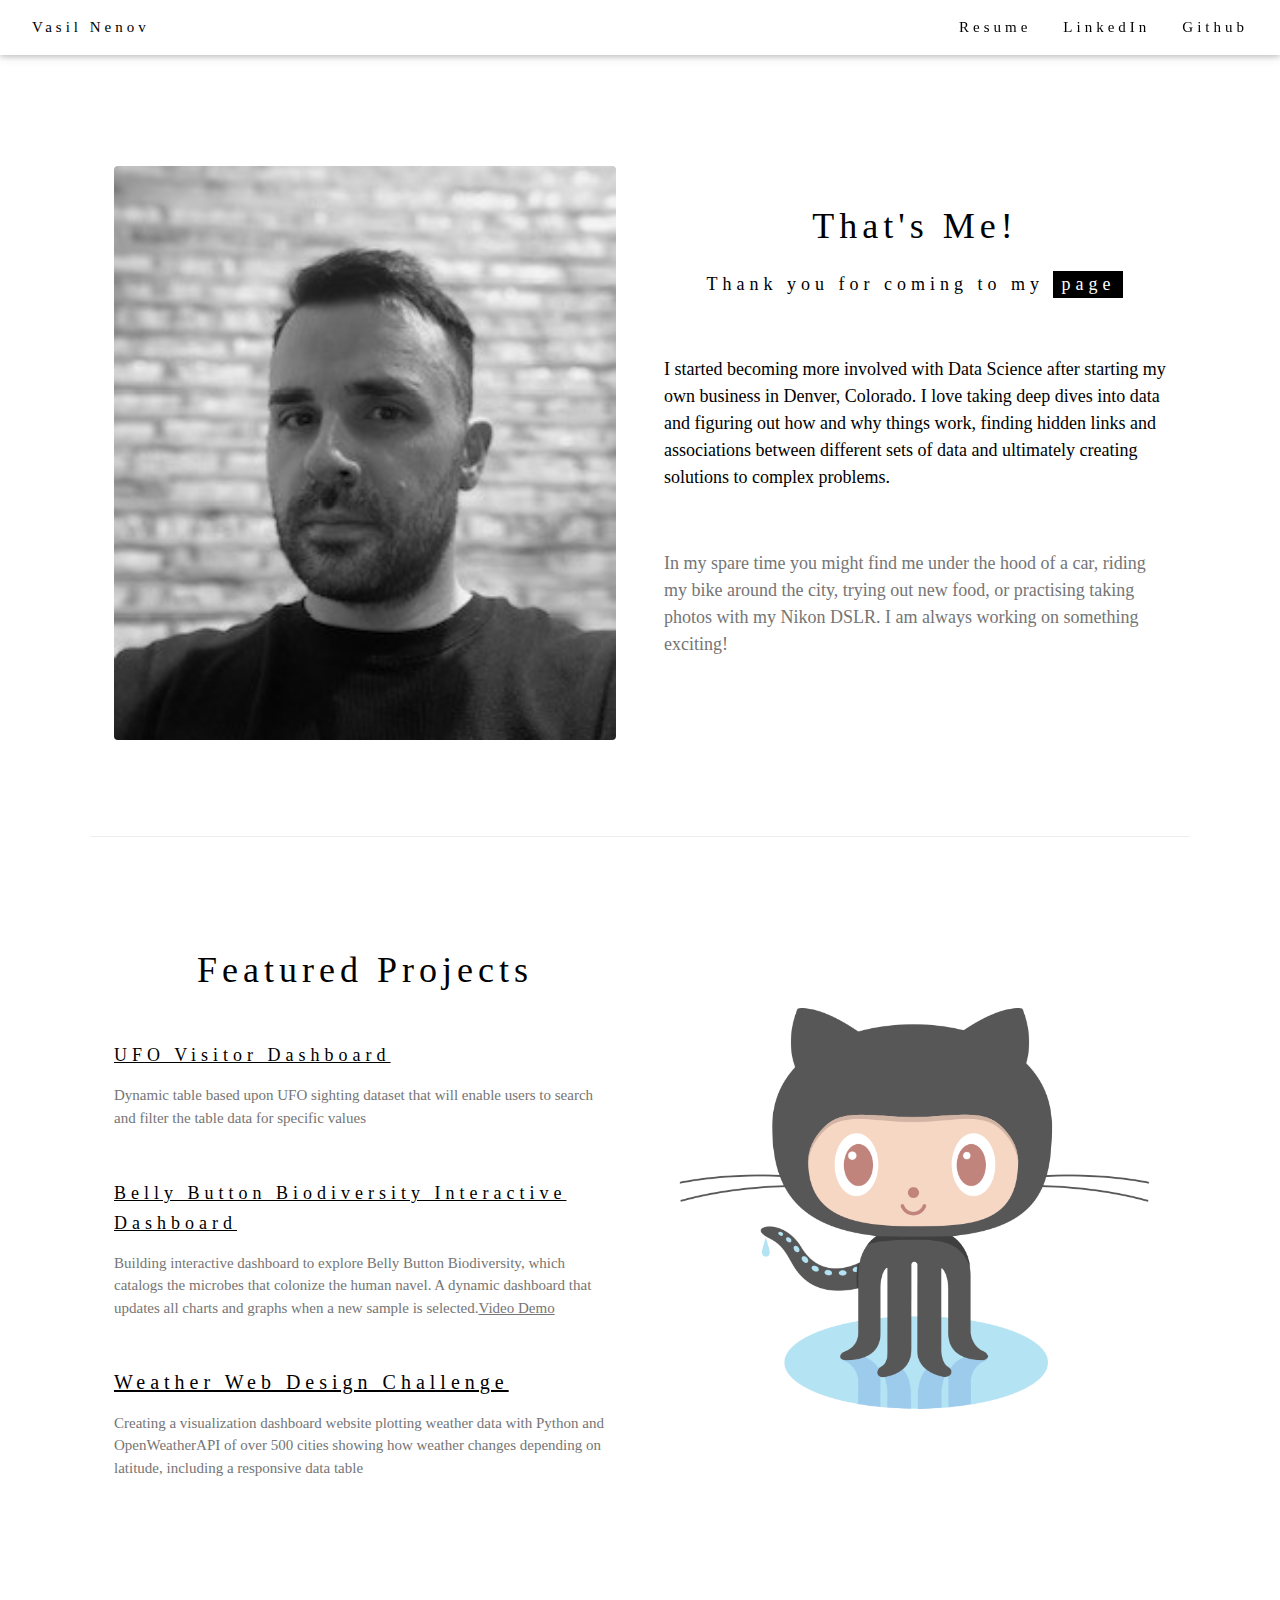
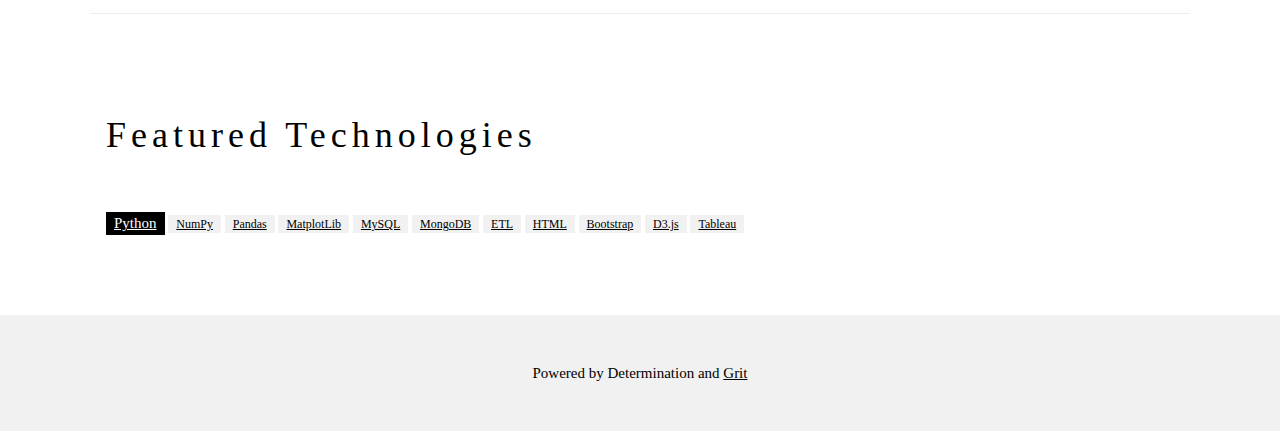
<file: index.html>
<!DOCTYPE html>
<html>
<head>
<title>Vasil Nenov</title>
<link rel="icon" type="image/x-icon" href="./images/V.JPG">
<meta charset="UTF-8">
<meta name="viewport" content="width=device-width, initial-scale=1">
<link rel="stylesheet" href="https://www.w3schools.com/w3css/4/w3.css">
<style>
body {font-family: "Times New Roman", Georgia, Serif;}
h1, h2, h3, h4, h5, h6 {
  font-family: "Playfair Display";
  letter-spacing: 5px;
}
</style>
</head>
<body>

<!-- Navbar (sit on top) -->
<div class="w3-top">
  <div class="w3-bar w3-white w3-padding w3-card" style="letter-spacing:4px;">
    <a href="#home" class="w3-bar-item w3-button">Vasil Nenov</a>
     <!-- Right-sided navbar links. Hide them on small screens -->
    <div class="w3-right w3-hide-small">
      <a href="./images/onlineresume.pdf" class="w3-bar-item w3-button">Resume</a>
      <a href="https://www.linkedin.com/in/vasilnenov/" class="w3-bar-item w3-button">LinkedIn</a>
      <a href="https://github.com/vgnenov" class="w3-bar-item w3-button">Github</a>
    </div>
  </div>
</div>

<!-- Header -->
 <header class="w3-display-container w3-content w3-wide" style="max-width:1600px;min-width:500px" id="home">
  <img class=" =" " alt=" " width="1600" height="800">
  <div class="w3-display-bottomleft w3-padding-large w3-opacity">
    <h1 class="w3-xlarge">Hi! My name is Vasil</h1>
    <p>Thank you for coming to my <span class="w3-tag">page</span></p>
      <h2 
     div>
</header>

<!-- Page content -->
<div class="w3-content" style="max-width:1100px">

  <!-- About Section -->
  <div class="w3-row w3-padding-64" id="about">
    <div class="w3-col m6 w3-padding-large w3-hide-small">
      <br>
      <br>
      <br>
     <img src="./images/aboutme.jpg" class="w3-round w3-image " alt="me" width="600" height="750">
    </div>

    <div class="w3-col m6 w3-padding-large">
      <br>
      <br>
      <br>
      <br>
      <h1 class="w3-center">That's Me!</h1>
      <h5 class="w3-center"><p>Thank you for coming to my <span class="w3-tag">page</span>   </p>  </h5><br>
      <p class="w3-large">I started becoming more involved with Data Science after starting my own business in Denver, Colorado. I love taking deep dives into data and figuring out how and why things work, finding hidden links and associations between different sets of data and ultimately creating solutions to complex problems.</p><br>
      <p class="w3-large w3-text-grey w3-hide-medium">In my spare time you might find me under the hood of a car, riding my bike around the city, trying out new food, or practising taking photos with my Nikon DSLR. I am always working on something exciting! </p>
    </div>
  </div>
  
  <hr>
  
  <!-- Menu Section -->
  <div class="w3-row w3-padding-64" id="Projects">
    <div class="w3-col l6 w3-padding-large">
      <h1 class="w3-center">Featured Projects</h1><br>

      <h4><span class="w3-large"><a href="https://vgnenov.github.io/Javascript-Challenge/" target="_blank">UFO Visitor Dashboard</a></h4>
      <p class="w3-text-grey">Dynamic table based upon UFO sighting dataset that will enable users to search and
        filter the table data for specific values</p><br>
    
      <h4><span class="w3-large"><a href="https://vgnenov.github.io/Belly-Button-Biodiversity/"
        target="_blank">Belly Button Biodiversity Interactive Dashboard</a></h4>
      <p class="w3-text-grey">Building interactive dashboard to explore Belly Button Biodiversity, which catalogs the microbes that
        colonize the human navel.
        A dynamic dashboard that updates all charts and graphs when a new sample is selected.<a href="https://raw.githubusercontent.com/vgnenov/Webpage-Testing-Repo/main/images/BBBio.gif"
        target="_blank">Video Demo</a></p><br>
    
      <h4><a href="https://vgnenov.github.io/Web-Design-Challenge-2/" target="_blank">Weather Web Design Challenge</a></h4>
      <p class="w3-text-grey">Creating a visualization dashboard website plotting weather data with Python and OpenWeatherAPI of
        over 500 cities showing how weather changes depending on latitude, including a responsive data table</p><br>   
    </div>
    
    <div class="w3-col l6 w3-padding-large">
      <br>
      <br>
      <br>
        <img src="./images/Octocat.png" class="w3-round w3-image w3-opacity-min" alt="Projects" style="width:100%">
    </div>
  </div>

  <hr>

  <!-- Contact Section -->
  <div class="w3-container w3-padding-64" id="contact">
    <h1>Featured Technologies</h1><br>
    <p></p>
    <p class="w3-text-blue-grey w3-large"><b></b></p>
    <span class="w3-tag w3-black w3-margin-bottom"><a href="https://www.python.org/"
      target="_blank">Python</a></span>
    <span class="w3-tag w3-light-grey w3-small w3-margin-bottom"><a href="https://numpy.org/"
      target="_blank">NumPy</a></span>
    <span class="w3-tag w3-light-grey w3-small w3-margin-bottom"><a href="https://pandas.pydata.org/"
      target="_blank">Pandas</a></span>
    <span class="w3-tag w3-light-grey w3-small w3-margin-bottom"><a href="https://matplotlib.org/"
      target="_blank">MatplotLib</a></span>
    <span class="w3-tag w3-light-grey w3-small w3-margin-bottom"><a href="https://www.mysql.com/"
      target="_blank">MySQL</a></span>
    <span class="w3-tag w3-light-grey w3-small w3-margin-bottom"><a href="https://www.mongodb.com/"
      target="_blank">MongoDB</a></span>
    <span class="w3-tag w3-light-grey w3-small w3-margin-bottom"><a
      href="https://en.wikipedia.org/wiki/Extract,_transform,_load#:~:text=In%20computing%2C%20extract%2C%20transform%2C,than%20the%20source(s)."
      target="_blank">ETL</a></span>
    <span class="w3-tag w3-light-grey w3-small w3-margin-bottom"><a href="https://html.com/"
      target="_blank">HTML</a></span>
    <span class="w3-tag w3-light-grey w3-small w3-margin-bottom"><a
      href="https://en.wikipedia.org/wiki/Bootstrapping" target="_blank">Bootstrap</a></span>
    <span class="w3-tag w3-light-grey w3-small w3-margin-bottom"><a href="https://d3js.org/"
      target="_blank">D3.js</a></span>
    <span class="w3-tag w3-light-grey w3-small w3-margin-bottom"><a href="https://www.tableau.com/"
      target="_blank">Tableau</a></span>
    <!-- <p>You can also contact us by phone 00553123-2323 or email catering@catering.com, or you can send us a message here:</p> -->
    <!-- <form action="/action_page.php" target="_blank">
      <p><input class="w3-input w3-padding-16" type="text" placeholder="Name" required name="Name"></p>
      <p><input class="w3-input w3-padding-16" type="number" placeholder="How many people" required name="People"></p>
      <p><input class="w3-input w3-padding-16" type="datetime-local" placeholder="Date and time" required name="date" value="2020-11-16T20:00"></p>
      <p><input class="w3-input w3-padding-16" type="text" placeholder="Message \ Special requirements" required name="Message"></p>
      <p><button class="w3-button w3-light-grey w3-section" type="submit">SEND MESSAGE</button></p>
    </form> -->
  </div>
  
<!-- End page content -->
</div>

<!-- Footer -->
<footer class="w3-center w3-light-grey w3-padding-32">
  <p>Powered by Determination and 
    <a href="https://www.ted.com/talks/angela_lee_duckworth_grit_the_power_of_passion_and_perseverance?language=en" 
     target="_blank">Grit</a> </p>
</footer>

</body>
</html>
</file>
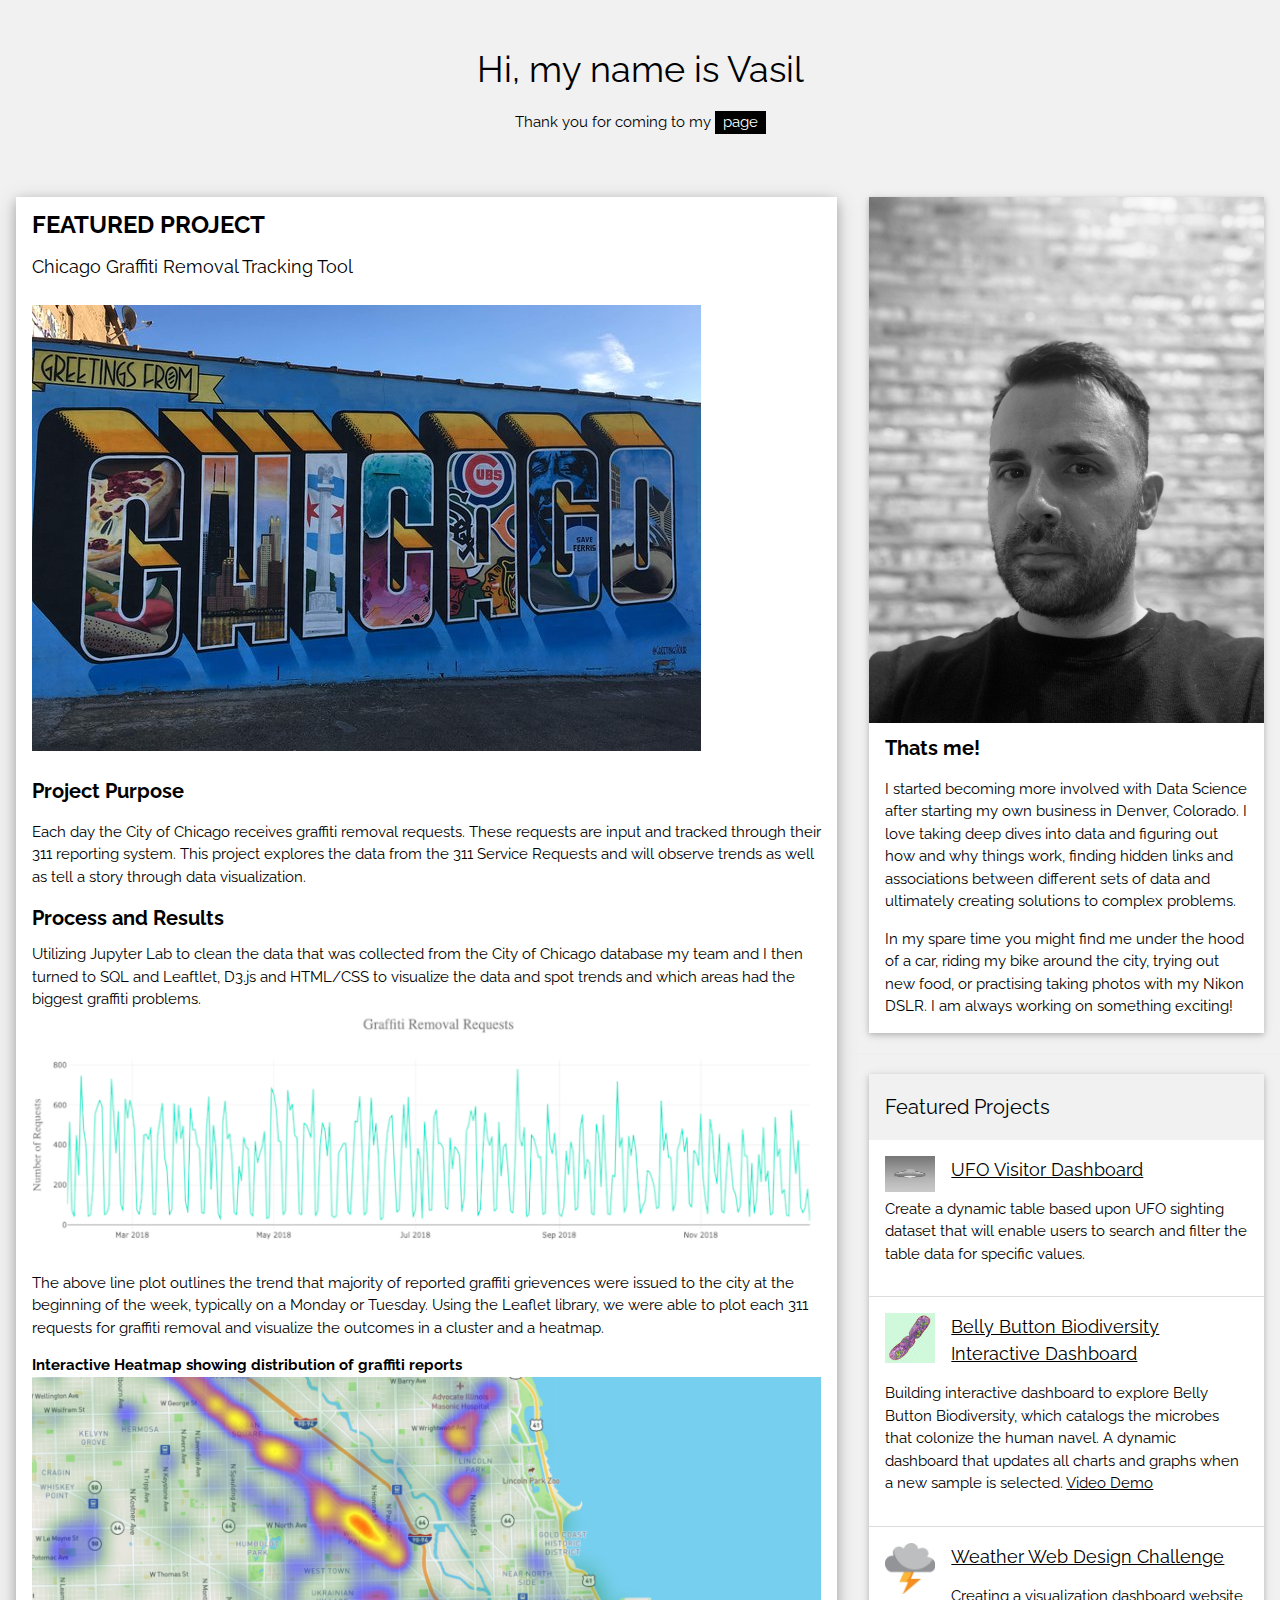
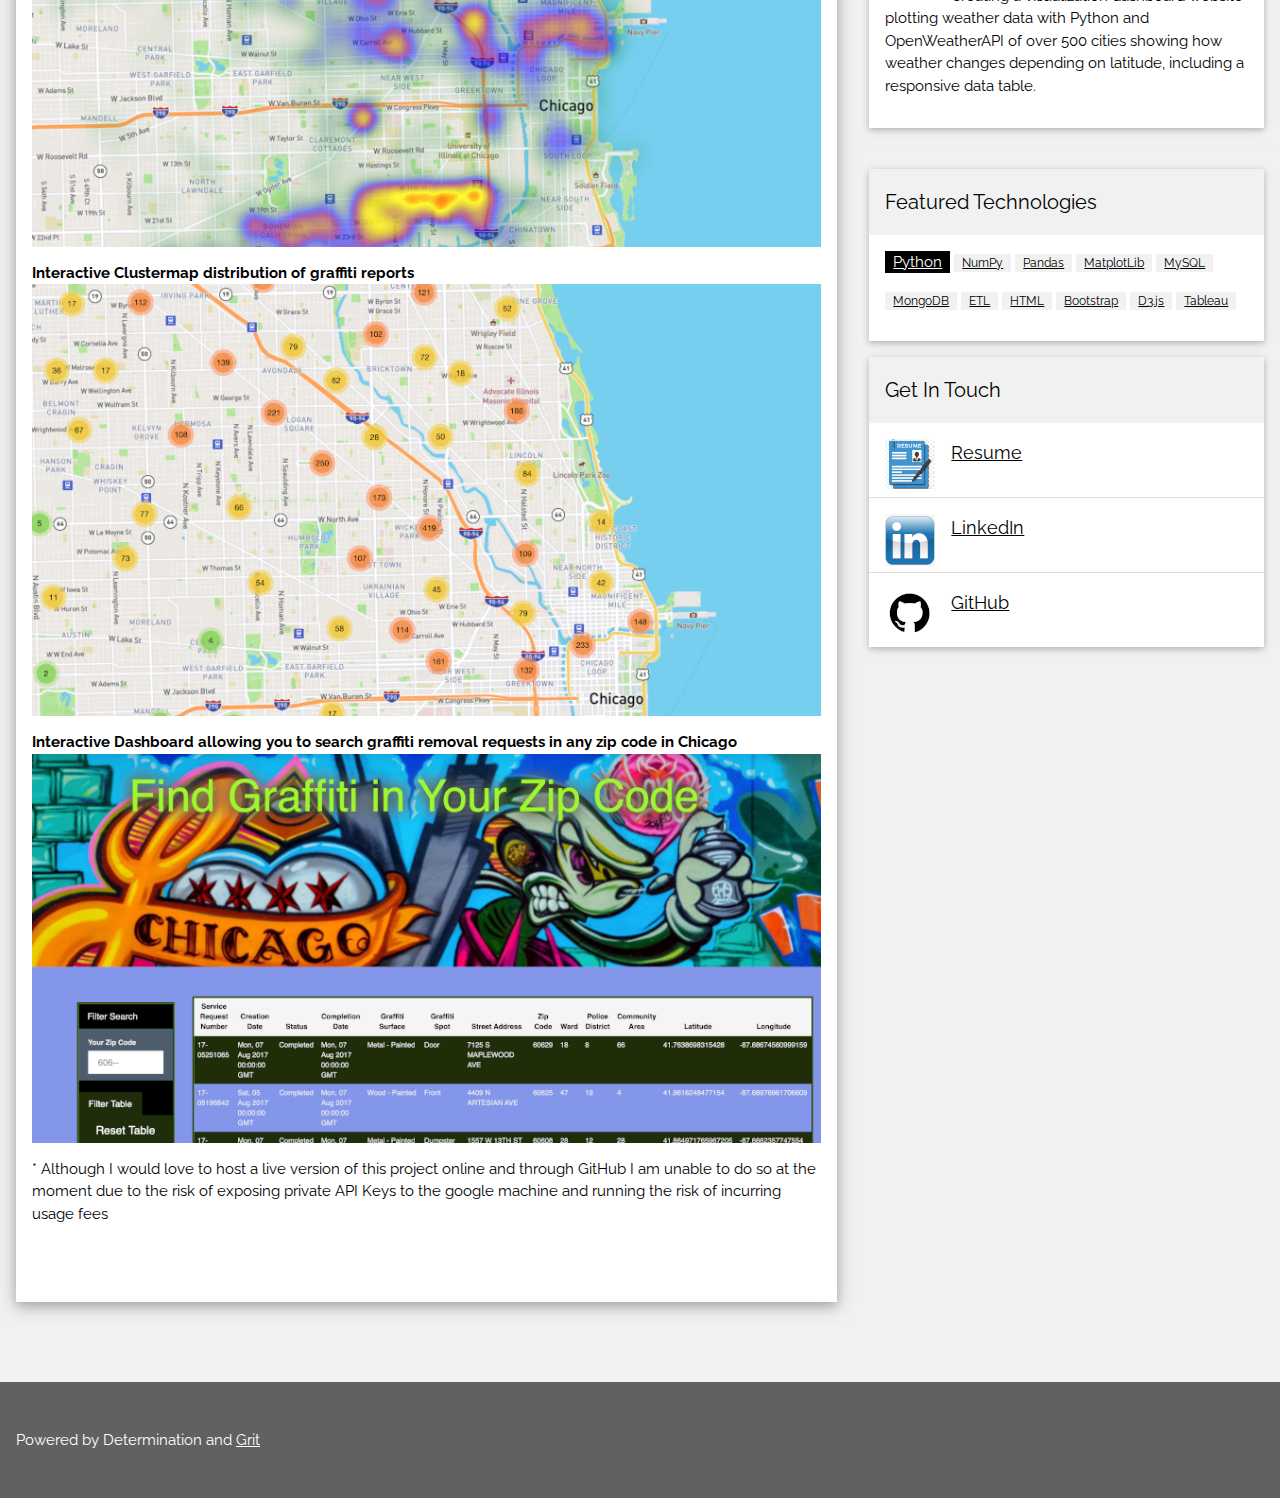
<file: index2.html>
<!DOCTYPE html>
<html>
<title>Vasil Nenov</title>
<meta charset="UTF-8">
<meta name="viewport" content="width=device-width, initial-scale=1.0"> 
<!-- <meta name="viewport" content="width=device-width, initial-scale=1"> -->
<link rel="stylesheet" href="https://www.w3schools.com/w3css/4/w3.css">
<link rel="stylesheet" href="https://fonts.googleapis.com/css?family=Raleway">
<style>
  body,
  h1,
  h2,
  h3,
  h4,
  h5 {
    font-family: "Raleway", sans-serif
  }
</style>

<body class="w3-light-grey">

  <!-- w3-content defines a container for fixed size centered content, 
and is wrapped around the whole page content, except for the footer in this example -->
  <div class="w3-content" style="max-width:1400px">

    <!-- Header -->
    <header class="w3-container w3-center w3-padding-32">
      <h1><b></b>Hi, my name is Vasil</h1>
      <!-- in the space following w3-tag and inbetween >< you can insert a word that will be white on black background-->
      <p>Thank you for coming to my <span class="w3-tag">page</span></p>
    </header>


    <!-- Grid -->
    <div class="w3-row">

      <!-- Blog entries -->
      <div class="w3-col l8 s12">
        <!-- Blog entry -->
        <div class="w3-card-4 w3-margin w3-white">
          <!-- <img src="./images/balloon.jpg" alt="Nature" style="width:100%"> -->
          <div class="w3-container">
            <h3><b>FEATURED PROJECT</b></h3>
            <h5>Chicago Graffiti Removal Tracking Tool
              <!-- <span class="w3-opacity"> Optional Date and Time Input Here</span></h5> -->
          </div>

          <div class="w3-container">
            <p>
              <img src="./images/chicago.jpg" style="max-width:100%;height:auto;">
            </p>

            <div class="w3-row">
              <div class="">
                <!--w3-col m8 s12-->
                <h4><b>Project Purpose</b></h4>
                <p>Each day the City of Chicago receives graffiti removal requests. These requests are input and tracked
                  through their 311 reporting system.
                  This project explores the data from the 311 Service Requests and will observe trends as well as tell a
                  story through data visualization.

                
          
                </p>

                <h4><b>Process and Results</b></h4>
                Utilizing Jupyter Lab to clean the data that was collected from the City of Chicago database my team and
                I then turned to SQL and Leaftlet,
                D3.js and HTML/CSS to visualize the data and spot trends and which areas had the biggest graffiti
                problems.
                <img src="./images/line_plot.png" style="max-width:100%;height:auto;">
                <p>
                The above line plot outlines the trend that majority of reported graffiti grievences were issued to the
                city at the beginning of the week, typically on a Monday or Tuesday.

                Using the Leaflet library, we were able to plot each 311 requests for graffiti removal and visualize the
                outcomes in a cluster and a heatmap.
                </p>

                <p>
                  <b>Interactive Heatmap showing distribution of graffiti reports</b>
                  <img src="./images/heat_map2.png" style="max-width:100%;height:auto;">
                </p>

                <p>
                  <b>Interactive Clustermap distribution of graffiti reports</b>
                  <img src="./images/cluster_map2.png" style="max-width:100%;height:auto;">

                </p>

                <p>
                  <b>Interactive Dashboard allowing you to search graffiti removal requests in any zip code in Chicago
                  </b>
                  <img src="./images/table2.png" style="max-width:100%;height:auto;">
                </p>


                <p>
                <h8>* Although I would love to host a live version of this project online and through GitHub I am unable to do so at the moment
                  due to the risk of exposing private API Keys to the google machine and running the risk of incurring usage fees
                </h8></p>






                <!-- <p><button class="w3-button w3-padding-large w3-white w3-border"><b>READ MORE »</b></button></p> -->


              </div>
              <div class="w3-col m4 w3-hide-small">
                <p><span class="w3-padding-large w3-right"><b></b> <span class="w3-tag"> </span></span></p>
              </div>
            </div>
          </div>
        </div>
        <hr>

        <!-- entry -->
        <!-- <div class="w3-card-4 w3-margin w3-white">
  <img src="/w3images/bridge.jpg" alt="Norway" style="width:100%">
    <div class="w3-container">
      <h3><b>RESUME</b></h3>
      <h5>Title description, <span class="w3-opacity">April 2, 2014</span></h5>
    </div>
    <div class="w3-container">
      <p>Mauris neque quam, fermentum ut nisl vitae, convallis maximus nisl. Sed mattis nunc id lorem euismod placerat. Vivamus porttitor magna enim, ac accumsan tortor cursus at. Phasellus sed ultricies mi non congue ullam corper. Praesent tincidunt sed
        tellus ut rutrum. Sed vitae justo condimentum, porta lectus vitae, ultricies congue gravida diam non fringilla.</p>
      <div class="w3-row">
        <div class="w3-col m8 s12">
          <p><button class="w3-button w3-padding-large w3-white w3-border"><b>READ MORE »</b></button></p>
        </div>
        <div class="w3-col m4 w3-hide-small">
          <p><span class="w3-padding-large w3-right"><b>Comments  </b> <span class="w3-badge">2</span></span></p>
        </div>
      </div>
    </div>
  </div> -->

       
        <!-- END BLOG ENTRIES -->
      </div>

      <!-- Introduction menu -->
      <div class="w3-col l4">
        <!-- About Card -->
        <div class="w3-card w3-margin w3-margin-top">
          <img src="./images/aboutme2.jpg" style="max-width:100%;height:auto;">
          <div class="w3-container w3-white">
            <h4><b>Thats me!</b></h4>
          <!-- <p>I am an aspiring Data Analyst with a focus on Database Management, Business Intelligence and Strategy.</p> -->

            <p>I started becoming more involved with Data Science after starting my own business in Denver, Colorado.
              I love taking deep dives into data and figuring out how and why things work, finding hidden links and
              associations
              between different sets of data and ultimately creating solutions to complex problems.</p>
            <p>In my spare time you might find me under the hood of a car, riding my bike around the city, trying out new food, or practising taking photos with my 
              Nikon DSLR.  I am always working on something exciting!
            </p>
          </div>
        </div>
        <hr>

        <!-- Posts -->
        <div class="w3-card w3-margin">
          <div class="w3-container w3-padding">
            <h4>Featured Projects</h4>
          </div>
          <ul class="w3-ul w3-hoverable w3-white">

            <li class="w3-padding-16">
              <img src="./images/ufo.jpg"  alt="Image" class="w3-left w3-margin-right" style="width:50px">
              <span class="w3-large"><a href="https://vgnenov.github.io/Javascript-Challenge/" target="_blank">UFO
                  Visitor Dashboard</a></span><br>
              <span>
                <p>
                  Create a dynamic table based upon UFO sighting dataset that will enable users to search and
                  filter the table data for specific values.
                </p>
              </span>
            </li>

            <li class="w3-padding-16">
              <img src="./images/bacteria.jpg" alt="Image" class="w3-left w3-margin-right" style="width:50px">
              <span class="w3-large"><a href="https://vgnenov.github.io/Belly-Button-Biodiversity/"
                  target="_blank">Belly Button Biodiversity Interactive Dashboard</a></span><br>
              <span>
                <p>
                  Building interactive dashboard to explore Belly Button Biodiversity, which catalogs the microbes that
                  colonize the human navel.
                  A dynamic dashboard that updates all charts and graphs when a new sample is selected.
                  <a href="https://raw.githubusercontent.com/vgnenov/Webpage-Testing-Repo/main/images/BBBio.gif"
                    target="_blank">Video Demo</a>
                </p>
              </span>
            </li>

            <li class="w3-padding-16">
              <img src="./images/cloud.jpg" alt="Image" class="w3-left w3-margin-right" style="width:50px">
              <span class="w3-large"><a href="https://vgnenov.github.io/Web-Design-Challenge-2/" target="_blank">Weather
                  Web Design Challenge</a></span><br>
              <span>

                <p>Creating a visualization dashboard website plotting weather data with Python and OpenWeatherAPI of
                  over 500 cities showing how
                  weather changes depending on latitude, including a responsive data table.
                </p>

              </span>
            </li>

          </ul>
        </div>
        <hr>

        <!-- Labels / tags -->
        <div class="w3-card w3-margin">
          <div class="w3-container w3-padding">
            <h4>Featured Technologies</h4>
          </div>
          <div class="w3-container w3-white">
            <p>
              <span class="w3-tag w3-black w3-margin-bottom"><a href="https://www.python.org/"
                  target="_blank">Python</a></span>
              <span class="w3-tag w3-light-grey w3-small w3-margin-bottom"><a href="https://numpy.org/"
                  target="_blank">NumPy</a></span>
              <span class="w3-tag w3-light-grey w3-small w3-margin-bottom"><a href="https://pandas.pydata.org/"
                  target="_blank">Pandas</a></span>
              <span class="w3-tag w3-light-grey w3-small w3-margin-bottom"><a href="https://matplotlib.org/"
                  target="_blank">MatplotLib</a></span>
              <span class="w3-tag w3-light-grey w3-small w3-margin-bottom"><a href="https://www.mysql.com/"
                  target="_blank">MySQL</a></span>
              <span class="w3-tag w3-light-grey w3-small w3-margin-bottom"><a href="https://www.mongodb.com/"
                  target="_blank">MongoDB</a></span>
              <span class="w3-tag w3-light-grey w3-small w3-margin-bottom"><a
                  href="https://en.wikipedia.org/wiki/Extract,_transform,_load#:~:text=In%20computing%2C%20extract%2C%20transform%2C,than%20the%20source(s)."
                  target="_blank">ETL</a></span>
              <span class="w3-tag w3-light-grey w3-small w3-margin-bottom"><a href="https://html.com/"
                  target="_blank">HTML</a></span>
              <span class="w3-tag w3-light-grey w3-small w3-margin-bottom"><a
                  href="https://en.wikipedia.org/wiki/Bootstrapping" target="_blank">Bootstrap</a></span>
              <span class="w3-tag w3-light-grey w3-small w3-margin-bottom"><a href="https://d3js.org/"
                  target="_blank">D3.js</a></span>
              <span class="w3-tag w3-light-grey w3-small w3-margin-bottom"><a href="https://www.tableau.com/"
                  target="_blank">Tableau</a></span>

            </p>
          </div>

        </div>

        <div class="w3-card w3-margin">
          <div class="w3-container w3-padding">
            <h4>Get In Touch</h4>
          </div>
          <ul class="w3-ul w3-hoverable w3-white">

            <li class="w3-padding-16">
              <img src="./images/resthumb2.png" alt="Image" class="w3-left w3-margin-right" style="width:50px">
              <span class="w3-large"><a href="./images/onlineresume.pdf" target="_blank">Resume</a></span><br>
              <span>
                <p>
                  
                </p>
              </span>
            </li>

            <li class="w3-padding-16">
              <img src="./images/linkedin2.png" alt="Image" class="w3-left w3-margin-right" style="width:50px">
              <span class="w3-large"><a href="https://www.linkedin.com/in/vasilnenov/"
                  target="_blank">LinkedIn</a></span><br>
              <span>
                <p>
                 
                </p>
              </span>
            </li>

            <li class="w3-padding-16">
              <img src="./images/git2.png" alt="Image" class="w3-left w3-margin-right" style="width:50px">
              <span class="w3-large"><a href="https://github.com/vgnenov" target="_blank">GitHub</a></span><br>
              <span>

                <p>
                </p>

              </span>
            </li>

          </ul>
        </div>





        <!-- END Introduction Menu -->
      </div>

      <!-- END GRID -->
    </div><br>

    <!-- END w3-content -->
  </div>

  <!-- Footer -->
  <footer class="w3-container w3-dark-grey w3-padding-32 w3-margin-top">

    <!-- The below is code for "Previous" and "Next" buttons - could be useful in clicking through an About Me, Featured Projects etc
    pages if they were to be set up in the future
  <button class="w3-button w3-black w3-disabled w3-padding-large w3-margin-bottom">Previous</button>
  <button class="w3-button w3-black w3-padding-large w3-margin-bottom">Next »</button> -->

    <p>Powered by Determination and 
      <a href="https://www.ted.com/talks/angela_lee_duckworth_grit_the_power_of_passion_and_perseverance?language=en" 
       target="_blank">Grit</a> 
      </p>
       <!-- if you are reading this the good stuff in the video starts at 2:40 but the entire video is worth a watch.   -->
  </footer>

</body>

</html>
</file>
